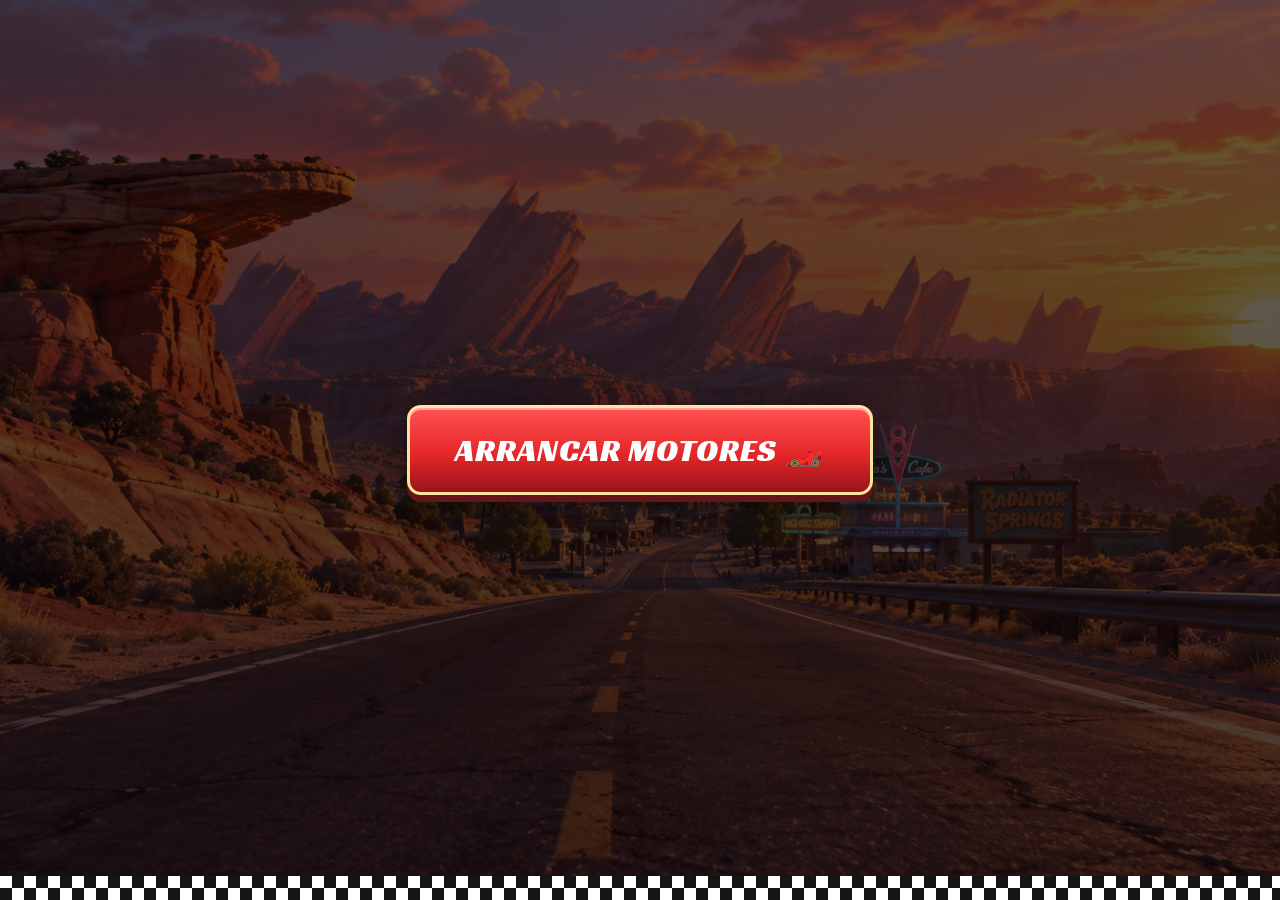
<file: index.html>
<!DOCTYPE html>
<html lang="es">
<head>
  <meta charset="UTF-8">
  <meta name="viewport" content="width=device-width, initial-scale=1.0">

  <title>Una aventura para Sarahi ❤️</title>

  <link rel="preconnect" href="https://fonts.googleapis.com">
  <link rel="preconnect" href="https://fonts.gstatic.com" crossorigin>

  <link href="https://fonts.googleapis.com/css2?family=Racing+Sans+One&family=Barlow+Condensed:wght@400;600;700;800;900&display=swap" rel="stylesheet">

  <link rel="stylesheet" href="css/estilos.css">
  <link rel="stylesheet" href="css/inicio.css">
</head>

<body>

  <main id="experiencia">

    <section class="escena activa" id="inicio">

      <!-- VIDEO DE FONDO -->
      <video
        id="video-fondo"
        class="video-fondo"
        playsinline
        loop
        preload="metadata"
      >
        <source src="assets/videos/intro.mp4" type="video/mp4">
      </video>

      <!-- CAPA OSCURA -->
      <div class="capa-video" aria-hidden="true"></div>

      <!-- BOTÓN DE INICIO -->
      <div class="pantalla-arranque" id="pantalla-arranque">

        <button
          type="button"
          class="boton-carrera boton-arranque"
          id="btn-arrancar"
        >
          ARRANCAR MOTORES 🏎️
        </button>

      </div>

      <!-- MENSAJES DE BIENVENIDA -->
      <div
        class="contenido contenido-inicio oculto"
        id="contenido-bienvenida"
      >

        <div class="secuencia-mensajes">

          <span class="etiqueta animar-texto">
            RUTA 95 • UNA AVENTURA ESPECIAL
          </span>

          <h1 class="titulo animar-texto">
            ¡HOLA, <span>SARAHI!</span>
          </h1>

          <p class="descripcion animar-texto">
            Como no soy muy bueno expresando lo que siento,
            decidi hacerlo como mejor se hacerlo.
          </p>

          <p class="descripcion secundaria animar-texto">
            Preparé esto especialmente para ti,
            espero que te guste... ❤️
          </p>

        </div>

        <!-- BOTÓN PARA LA ESCENA 2 -->
        <a
          href="periodico.html"
          class="boton-carrera enlace-continuar"
          id="btn-continuar"
        >
          SIGUIENTE PARADA ➜
        </a>

      </div>

      <!-- CONTROL DE SONIDO -->
      <button
        type="button"
        class="boton-sonido oculto"
        id="btn-sonido"
        aria-pressed="true"
      >
        🔊 SILENCIAR
      </button>

    </section>

  </main>

  <div class="franja-cuadros" aria-hidden="true"></div>

  <script src="js/inicio.js"></script>

</body>
</html>
</file>
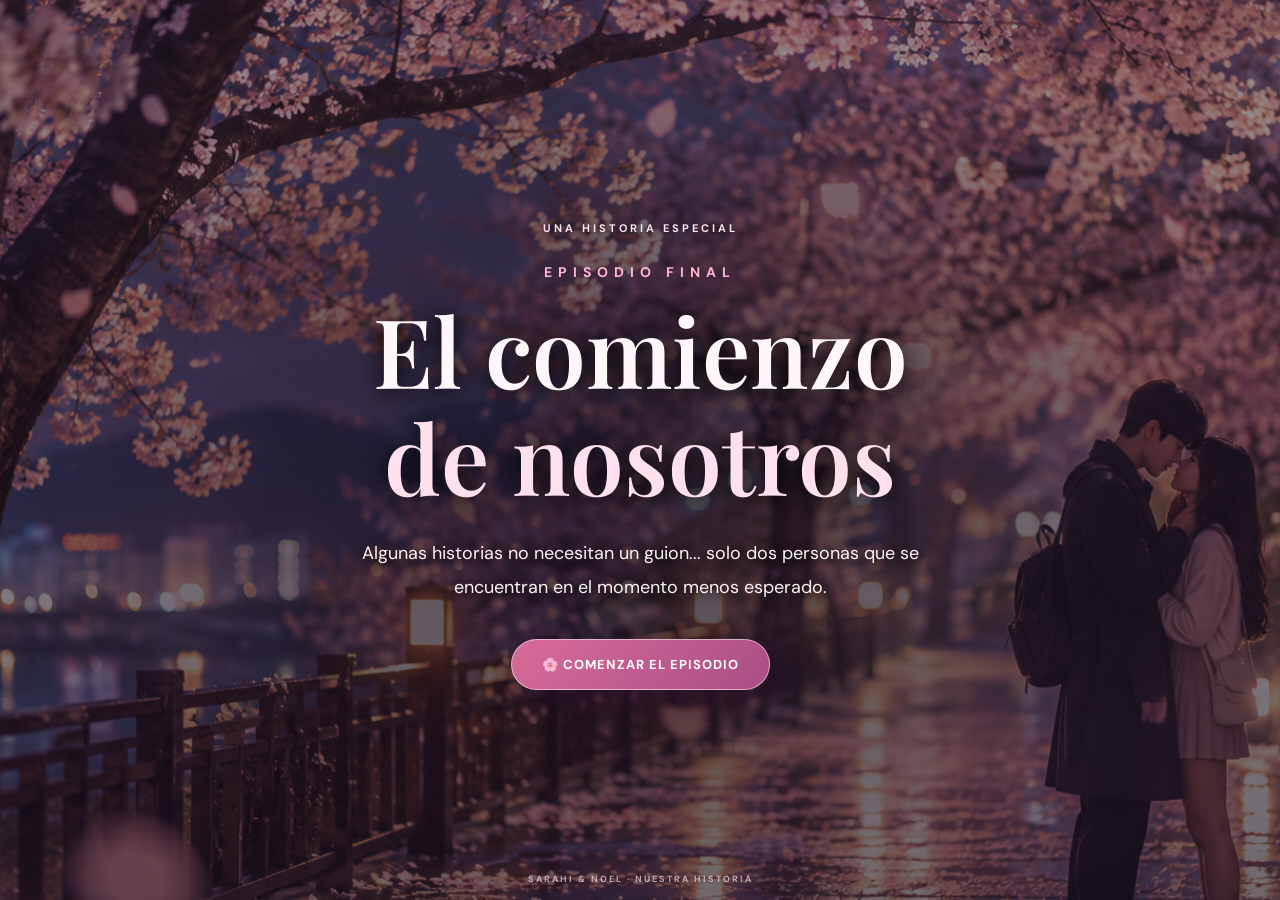
<file: final.html>
<!DOCTYPE html>
<html lang="es">
<head>
  <meta charset="UTF-8">
  <meta name="viewport" content="width=device-width, initial-scale=1.0">

  <title>Nuestro último episodio 🌸❤️</title>

  <link rel="preconnect" href="https://fonts.googleapis.com">
  <link rel="preconnect" href="https://fonts.gstatic.com" crossorigin>

  <link href="https://fonts.googleapis.com/css2?family=DM+Sans:wght@400;500;600;700&family=Playfair+Display:wght@400;500;600;700&display=swap" rel="stylesheet">

  <link rel="stylesheet" href="css/final.css">
</head>

<body>

  <main class="escena">

    <!-- FONDO CINEMATOGRÁFICO -->
    <div class="fondo-kdrama" aria-hidden="true"></div>
    <div class="capa-cinematografica" aria-hidden="true"></div>

    <!-- PÉTALOS Y CORAZONES -->
    <div class="petalos" id="petalos" aria-hidden="true"></div>
    <div class="corazones" id="corazones" aria-hidden="true"></div>

    <!-- PANTALLA INICIAL -->
    <section class="pantalla" id="pantalla-inicio">

      <div class="contenido">

        <p class="etiqueta">UNA HISTORIA ESPECIAL</p>

        <p class="episodio">EPISODIO FINAL</p>

        <h1>
          El comienzo<br>
          <span>de nosotros</span>
        </h1>

        <p class="descripcion">
          Algunas historias no necesitan un guion...
          solo dos personas que se encuentran
          en el momento menos esperado.
        </p>

        <button
          type="button"
          class="boton boton-inicio"
          id="btn-comenzar"
        >
          🌸 COMENZAR EL EPISODIO
        </button>

      </div>

    </section>

    <!-- SECUENCIA ROMÁNTICA -->
    <section class="pantalla oculto" id="pantalla-secuencia">

      <div class="contenido">

        <p class="etiqueta">
          UNA CONFESIÓN BAJO LOS CEREZOS
        </p>

        <div class="contenedor-frases">
          <p class="frase" id="frase"></p>
        </div>

        <p class="indicador">
          CAPÍTULO FINAL · UNA HISTORIA REAL
        </p>

      </div>

    </section>

    <!-- GRAN PREGUNTA -->
    <section class="pantalla oculto" id="pantalla-pregunta">

      <div class="contenido">

        <p class="etiqueta">
          LA ESCENA QUE MÁS ESPERABA
        </p>

        <div class="corazon-principal">❤️</div>

        <p class="antes-pregunta">
          No sé cómo será nuestra historia,
          pero me encantaría escribirla contigo.
        </p>

        <h2>
          Sarahi,<br>
          <span>¿quieres ser mi novia?</span>
        </h2>

        <div class="opciones">

          <button
            type="button"
            class="boton boton-si"
            id="btn-si"
          >
            ❤️ SÍ, QUIERO
          </button>

          <button
            type="button"
            class="boton boton-pensarlo"
            id="btn-pensarlo"
          >
            💗 NECESITO PENSARLO
          </button>

        </div>

      </div>

    </section>

    <!-- RESPUESTA SÍ -->
    <section class="pantalla oculto" id="pantalla-si">

      <div class="contenido">

        <p class="etiqueta">
          FIN DEL EPISODIO · INICIO DE NUESTRA HISTORIA
        </p>

        <div class="corazon-final">❤️</div>

        <h2>
          Nuestro primer capítulo<br>
          <span>acaba de comenzar.</span>
        </h2>

        <p class="mensaje-final">
          Gracias por darme la oportunidad
          de escribir esta historia contigo.
          Prometo cuidar cada momento que compartamos. ❤️
        </p>

        <p class="firma">
          Con mucho cariño, Noel 🌸
        </p>

      </div>

    </section>

    <!-- RESPUESTA NECESITO PENSARLO -->
    <section class="pantalla oculto" id="pantalla-pensarlo">

      <div class="contenido">

        <p class="etiqueta">
          UNA HISTORIA SIN PRISAS
        </p>

        <div class="corazon-final">🌸</div>

        <h2>
          Tómate<br>
          <span>todo el tiempo que necesites.</span>
        </h2>

        <p class="mensaje-final">
          Lo importante para mí era poder decirte
          lo que siento. No quiero que te sientas
          presionada. Gracias por escucharme. ❤️
        </p>

        <p class="firma">
          Con cariño, Noel
        </p>

      </div>

    </section>

    <div class="marca-final">
      SARAHI & NOEL · NUESTRA HISTORIA
    </div>

  </main>

  <script src="js/final.js"></script>

</body>
</html>
</file>
<file: css/estilos.css>
:root {
  --rojo: #e52629;
  --rojo-oscuro: #98141a;
  --amarillo: #ffcc35;
  --crema: #fff2d6;
  --oscuro: #321b1a;
}

* {
  box-sizing: border-box;
}

html,
body {
  margin: 0;
  min-height: 100%;
}

body {
  font-family: "Barlow Condensed", sans-serif;
  color: white;
  background: #4c251f;
  overflow-x: hidden;
}

button {
  font: inherit;
  cursor: pointer;
}

/* FONDO GENERAL */

#experiencia {
  position: relative;
  min-height: 100svh;

  background-image:
    linear-gradient(
      180deg,
      rgba(29, 15, 24, 0.30),
      rgba(29, 15, 24, 0.62)
    ),
    url("../assets/fondos/carretera.png"),
    linear-gradient(
      180deg,
      #324769 0%,
      #d97453 48%,
      #f9b66d 75%,
      #763d2e 100%
    );

  background-size: cover, cover, cover;
  background-position: center;
  background-repeat: no-repeat;
}

/* ESCENAS */

.escena {
  display: none;
  min-height: 100svh;
  padding: 60px 20px 85px;
  align-items: center;
  justify-content: center;
  text-align: center;
}

.escena.activa {
  display: flex;
  animation: entrada 0.9s ease both;
}

@keyframes entrada {
  from {
    opacity: 0;
    transform: translateY(25px);
  }

  to {
    opacity: 1;
    transform: translateY(0);
  }
}

/* CONTENIDO SIN TARJETAS */

.contenido {
  position: relative;
  z-index: 2;
  width: min(100%, 850px);
  margin: auto;
}

/* ETIQUETAS */

.etiqueta {
  display: inline-block;
  padding: 9px 18px;
  border: 2px solid var(--amarillo);
  border-radius: 30px;
  color: var(--amarillo);
  font-size: 15px;
  font-weight: 900;
  letter-spacing: 2px;
  text-shadow: 0 2px 5px #0008;
}

/* TITULOS */

.titulo {
  margin: 25px 0;
  font-family: "Racing Sans One", sans-serif;
  font-size: clamp(3.5rem, 10vw, 7.5rem);
  font-weight: 400;
  line-height: 1;
  letter-spacing: 1px;
  text-transform: uppercase;

  color: var(--crema);

  -webkit-text-stroke: 2px #74211d;

  text-shadow:
    3px 3px 0 #a72324,
    6px 6px 0 #661b1d,
    10px 12px 20px #0008;
}

.titulo span {
  display: block;
  color: var(--amarillo);
  -webkit-text-stroke: 2px #8d211c;
}

.titulo.mediano {
  font-size: clamp(2.6rem, 7vw, 5.5rem);
}

/* DESCRIPCIONES */

.descripcion {
  max-width: 660px;
  margin: 20px auto;
  font-size: clamp(1.25rem, 3vw, 1.7rem);
  font-weight: 700;
  line-height: 1.5;

  color: white;

  text-shadow:
    0 2px 5px #000,
    0 4px 15px #000a;
}

.descripcion.secundaria {
  color: #ffe3a8;
}

/* BOTONES */

.boton-carrera {
  display: inline-flex;
  align-items: center;
  justify-content: center;
  gap: 15px;

  margin-top: 25px;
  padding: 17px 34px;

  border: 3px solid #ffe59b;
  border-radius: 14px;

  background: linear-gradient(
    180deg,
    #ff5252,
    var(--rojo) 55%,
    var(--rojo-oscuro)
  );

  color: white;
  font-family: "Racing Sans One", sans-serif;
  font-size: 1.25rem;
  letter-spacing: 1px;

  box-shadow:
    0 7px 0 #65151a,
    0 15px 30px #0007,
    inset 0 2px 0 #ffffff75;

  transition: transform .2s, box-shadow .2s;
}

.boton-carrera:hover {
  transform: translateY(-4px);
  box-shadow:
    0 11px 0 #65151a,
    0 19px 35px #0008;
}

.boton-carrera:active {
  transform: translateY(4px);
  box-shadow: 0 3px 0 #65151a;
}

.boton-carrera.alternativo {
  background: linear-gradient(#fff5df, #e5cba3);
  color: #6b2928;
  border-color: #fff;
  box-shadow: 0 7px 0 #9c7d61, 0 15px 30px #0005;
}



#mensajes {
  display: grid;
  place-items: center;
  min-height: 180px;
}

.mensaje {
  display: none;
  max-width: 700px;
  font-size: clamp(1.6rem, 4vw, 2.4rem);
  font-weight: 800;
  line-height: 1.4;

  color: #fff7e7;

  text-shadow:
    0 3px 4px #000,
    0 6px 20px #000a;
}

.mensaje.activo {
  display: block;
  animation: entrada .7s ease;
}

.oculto {
  display: none !important;
}

/* PREGUNTA FINAL */

.pregunta {
  margin: 35px auto 10px;
  font-family: "Racing Sans One", sans-serif;
  font-size: clamp(2rem, 6vw, 4rem);
  line-height: 1.2;
  color: #fff5dc;

  text-shadow:
    3px 3px 0 #a51f28,
    6px 6px 0 #681a20,
    0 10px 25px #0008;
}

.botones-final {
  display: flex;
  justify-content: center;
  flex-wrap: wrap;
  gap: 15px;
}

#respuesta {
  min-height: 55px;
  margin-top: 30px;
  font-family: "Racing Sans One", sans-serif;
  font-size: clamp(1.3rem, 3vw, 2rem);
  color: #ffe5a4;
  text-shadow: 0 3px 10px #000b;
}

/* BANDERA A CUADROS */

.franja-cuadros {
  position: fixed;
  bottom: 0;
  left: 0;
  right: 0;
  height: 24px;
  z-index: 10;
  pointer-events: none;

  background-color: #fff;

  background-image:
    linear-gradient(
      45deg,
      #151515 25%,
      transparent 25%,
      transparent 75%,
      #151515 75%
    ),
    linear-gradient(
      45deg,
      #151515 25%,
      transparent 25%,
      transparent 75%,
      #151515 75%
    );

  background-size: 24px 24px;
  background-position: 0 0, 12px 12px;
}

/* CELULARES */

@media (max-width: 600px) {
  .escena {
    padding: 40px 16px 65px;
  }

  .etiqueta {
    font-size: 11px;
    letter-spacing: 1px;
  }

  .titulo {
    -webkit-text-stroke: 1px #74211d;
  }

  .boton-carrera {
    width: 100%;
    max-width: 340px;
    font-size: 1.05rem;
  }

  .botones-final {
    flex-direction: column;
    align-items: center;
  }
}

@media (prefers-reduced-motion: reduce) {
  *,
  *::before,
  *::after {
    animation-duration: .01ms !important;
    animation-iteration-count: 1 !important;
    transition-duration: .01ms !important;
  }
}

/* ========================================
   ESCENA 2 - TÍTULO Y PERIÓDICO
======================================== */

#historia {
  padding: 40px 20px 65px;
}

#historia .contenido {
  width: 100%;
  max-width: 1000px;
  display: flex;
  flex-direction: column;
  align-items: center;
}

#historia .titulo {
  margin: 18px 0 25px;
  font-size: clamp(2rem, 5vw, 4.5rem);
  line-height: 1.05;
}

/* Imagen del periódico */
.imagen-periodico {
  display: block;
  width: 100%;
  max-width: 700px;
  height: auto;
  max-height: 65vh;
  object-fit: contain;

  filter: drop-shadow(0 15px 25px rgba(0,0,0,0.6));

  animation: entradaPeriodico 1s ease both;
}

@keyframes entradaPeriodico {
  from {
    opacity: 0;
    transform: translateY(35px) scale(0.9);
  }

  to {
    opacity: 1;
    transform: translateY(0) scale(1);
  }
}

/* Botón debajo del periódico */
#historia #btn-continuar {
  margin-top: 22px;
}

/* Ajustes para celular */
@media (max-width: 600px) {
  #historia {
    padding: 30px 12px 55px;
  }

  #historia .titulo {
    font-size: clamp(1.8rem, 7vw, 2.7rem);
  }

  .imagen-periodico {
    max-height: 55vh;
  }
}

/* ============================================
   THE DAILY EXHAUST - EDICIÓN ROMÁNTICA
============================================ */

#historia {
  padding: 32px 16px 75px;
}

.contenido-historia {
  width: min(100%, 1120px);
  display: flex;
  flex-direction: column;
  align-items: center;
}

#historia .titulo {
  font-size: clamp(2rem, 5vw, 4.3rem);
  margin: 16px 0;
}

.instruccion-periodico {
  color: #fff4d5;
  font-size: 1.25rem;
  font-weight: 800;
  text-shadow: 0 3px 12px #000;
}

.periodico-cars {
  width: min(100%, 1050px);
  margin: 15px auto;
  perspective: 1800px;
  color: #322418;
}

/* Textura de papel */
.portada-cars,
.pagina-cars {
  background:
    repeating-linear-gradient(
      0deg,
      transparent 0 3px,
      rgba(85, 55, 25, .025) 3px 4px
    ),
    radial-gradient(
      circle at 10% 10%,
      rgba(255,255,255,.45),
      transparent 45%
    ),
    linear-gradient(135deg, #f4e2b9, #d9b788);
  border: 1px solid #947047;
  box-shadow:
    inset 0 0 35px #8c5e2b26,
    8px 14px 35px #0008;
}

/* PORTADA CERRADA */

.portada-cars {
  position: relative;
  display: flex;
  flex-direction: column;
  align-items: stretch;
  gap: 10px;
  width: min(100%, 560px);
  margin: auto;
  padding: 24px;
  color: #322418;
  text-align: center;
  cursor: pointer;
  transform-origin: left center;
  transition: transform .5s ease;
}

.portada-cars:hover {
  transform: rotate(-1.5deg) translateY(-5px);
}

.bandera-superior {
  height: 14px;
  background: conic-gradient(
    #2c241c 25%, #f3dfb5 0 50%,
    #2c241c 0 75%, #f3dfb5 0
  ) 0 0 / 24px 24px;
}

.cabecera-cars,
.cabecera-interior {
  display: flex;
  justify-content: space-between;
  gap: 10px;
  font-size: .75rem;
  font-weight: 900;
  letter-spacing: 1px;
}

.nombre-diario {
  font-family: Georgia, serif;
  font-size: clamp(2rem, 5vw, 3.5rem);
  font-weight: 900;
  line-height: 1;
  border-top: 4px double #322418;
  border-bottom: 4px double #322418;
  padding: 12px 0;
}

.subtitulo-diario {
  font-family: Georgia, serif;
  font-size: .85rem;
  font-weight: bold;
  letter-spacing: 1px;
}

.regla-diario {
  height: 4px;
  border-top: 2px solid #322418;
  border-bottom: 1px solid #322418;
}

.titular-cars {
  font-family: Georgia, serif;
  font-size: clamp(1.4rem, 4vw, 2rem);
  font-weight: 900;
  line-height: 1.15;
}

.bajada-cars {
  font-family: Georgia, serif;
  font-size: 1.05rem;
  font-style: italic;
}

/* Ilustración de carretera en portada */

.ilustracion-cars {
  position: relative;
  display: block;
  height: 150px;
  overflow: hidden;
  background: linear-gradient(
    #cf7355 0%,
    #f5b46e 65%,
    #9b5840 66%,
    #794a39 100%
  );
  border: 4px solid #6c4c32;
}

.sol-cars {
  position: absolute;
  width: 65px;
  height: 65px;
  right: 18%;
  top: 15px;
  border-radius: 50%;
  background: #ffdb8b;
  box-shadow: 0 0 30px #ffdf96;
}

.montana-cars {
  position: absolute;
  bottom: 30%;
  left: 0;
  width: 100%;
  height: 50%;
  background: #9d4936;
  clip-path: polygon(
    0 100%, 0 65%, 15% 20%, 28% 65%,
    45% 10%, 60% 70%, 80% 20%,
    100% 70%, 100% 100%
  );
}

.carretera-cars {
  position: absolute;
  bottom: 0;
  left: 30%;
  width: 40%;
  height: 55%;
  background: #4a3933;
  clip-path: polygon(45% 0, 55% 0, 100% 100%, 0 100%);
}

.coche-cars {
  position: absolute;
  bottom: 5px;
  left: 45%;
  font-size: 50px;
  filter: sepia(.35);
}

.pie-portada {
  display: flex;
  justify-content: space-between;
  gap: 12px;
  border-top: 1px solid #6c4c32;
  padding-top: 8px;
  font-size: .75rem;
  font-weight: 900;
}

.abrir-indicacion {
  padding: 12px;
  color: #8f3228;
  font-size: .9rem;
  font-weight: 900;
  letter-spacing: 1px;
  animation: brilloIndicacion 1.5s ease infinite;
}

@keyframes brilloIndicacion {
  50% { opacity: .5; }
}

/* INTERIOR DE DOS PÁGINAS */

.interior-cars {
  display: none;
  width: 100%;
  grid-template-columns: repeat(2, minmax(0, 1fr));
  transform-origin: center;
}

.pagina-cars {
  min-width: 0;
  padding: clamp(20px, 3vw, 38px);
  text-align: left;
  font-family: Georgia, serif;
  line-height: 1.6;
}

.pagina-izquierda {
  border-right: 2px solid #947047;
  transform-origin: right center;
}

.pagina-derecha {
  border-left: 2px solid #947047;
  transform-origin: left center;
}

.seccion-noticia {
  display: block;
  margin-top: 20px;
  color: #923b2e;
  font-size: .8rem;
  font-weight: 900;
  letter-spacing: 1px;
}

.pagina-cars h3 {
  margin: 10px 0;
  font-size: clamp(1.5rem, 3vw, 2.5rem);
  line-height: 1.15;
}

.entradilla {
  font-style: italic;
  font-weight: bold;
}

.ilustracion-interior {
  display: flex;
  align-items: center;
  justify-content: center;
  gap: 25px;
  min-height: 130px;
  margin: 20px 0;
  border: 3px double #947047;
  background: #d8b68a;
}

.sello-ruta {
  padding: 10px 20px;
  border: 3px solid #5b4530;
  border-radius: 10px 10px 25px 25px;
  text-align: center;
  font-size: 13px;
  line-height: 1;
}

.sello-ruta strong {
  font-size: 42px;
}

.icono-gym,
.icono-corazon {
  font-size: 35px;
}

.texto-noticia,
.carta-cars {
  font-size: 1rem;
}

.texto-noticia p,
.carta-cars p {
  margin: 0 0 17px;
}

.saludo-carta,
.firma-carta {
  font-style: italic;
  font-weight: bold;
}

.firma-carta {
  margin-top: 25px !important;
}

.pie-pagina {
  margin-top: 25px;
  padding-top: 10px;
  border-top: 2px solid #6c4c32;
  font-family: "Barlow Condensed", sans-serif;
  font-weight: 900;
  text-align: center;
  letter-spacing: 1px;
}

/* APERTURA 3D */

.periodico-cars.abierto .portada-cars {
  display: none;
}

.periodico-cars.abierto .interior-cars {
  display: grid;
}

.periodico-cars.abierto .pagina-izquierda {
  animation: desplegarIzquierda 1s ease both;
}

.periodico-cars.abierto .pagina-derecha {
  animation: desplegarDerecha 1s ease both;
}

@keyframes desplegarIzquierda {
  from {
    opacity: 0;
    transform: rotateY(75deg) scale(.92);
  }
  to {
    opacity: 1;
    transform: rotateY(0) scale(1);
  }
}

@keyframes desplegarDerecha {
  from {
    opacity: 0;
    transform: rotateY(-75deg) scale(.92);
  }
  to {
    opacity: 1;
    transform: rotateY(0) scale(1);
  }
}

/* BOTONES */

.acciones-periodico {
  display: flex;
  justify-content: center;
  flex-wrap: wrap;
  gap: 15px;
  margin-top: 15px;
}

.cerrar-cars {
  padding: 12px 22px;
  border: 2px solid #f4dbad;
  border-radius: 10px;
  background: #53392e;
  color: #fff1d5;
  font-family: "Racing Sans One", sans-serif;
  cursor: pointer;
}

/* RESPONSIVE */

@media (max-width: 700px) {
  .interior-cars {
    grid-template-columns: 1fr;
  }

  .periodico-cars.abierto .interior-cars {
    display: grid;
  }

  .pagina-izquierda,
  .pagina-derecha {
    border: 1px solid #947047;
  }

  .portada-cars {
    padding: 18px;
  }

  .cabecera-cars,
  .pie-portada {
    font-size: .65rem;
  }

  .texto-noticia,
  .carta-cars {
    font-size: .95rem;
  }
}

@media (prefers-reduced-motion: reduce) {
  .periodico-cars.abierto .pagina-izquierda,
  .periodico-cars.abierto .pagina-derecha {
    animation: none;
  }
}
</file>
<file: css/inicio.css>
/* ======================================
   ESCENA 1 - CARS
   UNA AVENTURA PARA SARAHI
====================================== */

#inicio {
  position: relative;
  isolation: isolate;
  overflow: hidden;

  display: flex;
  align-items: center;
  justify-content: center;

  width: 100%;
  min-height: 100svh;
}

/* ======================================
   VIDEO DE FONDO
====================================== */

.video-fondo {
  position: absolute;
  inset: 0;

  width: 100%;
  height: 100%;

  object-fit: cover;
  z-index: -2;
}

.capa-video {
  position: absolute;
  inset: 0;

  background: rgba(0, 0, 0, 0.42);

  z-index: -1;
  pointer-events: none;
}

/* ======================================
   PANTALLA DE ARRANQUE
====================================== */

.pantalla-arranque {
  position: absolute;
  inset: 0;
  z-index: 5;

  display: flex;
  align-items: center;
  justify-content: center;

  padding: 20px;
}

.boton-arranque {
  margin: 0;
  padding: 22px 45px;

  font-family: "Racing Sans One", sans-serif;
  font-size: clamp(1.3rem, 3vw, 2rem);

  cursor: pointer;

  animation: pulsoBoton 2s ease-in-out infinite;
}

@keyframes pulsoBoton {
  0%, 100% {
    transform: scale(1);
  }

  50% {
    transform: scale(1.06);
  }
}

/* ======================================
   CONTENIDO DE BIENVENIDA
====================================== */

.contenido-inicio {
  position: relative;
  z-index: 2;

  display: flex;
  flex-direction: column;
  align-items: center;
  justify-content: center;

  width: min(100%, 1000px);
  min-height: 100svh;

  padding: 30px 20px;

  text-align: center;
}

/* ======================================
   MENSAJES EN EL MISMO LUGAR
====================================== */

.secuencia-mensajes {
  position: relative;

  display: flex;
  align-items: center;
  justify-content: center;

  width: 100%;
  min-height: 320px;
}

.secuencia-mensajes .animar-texto {
  position: absolute;

  top: 50%;
  left: 50%;

  width: min(100%, 850px);
  margin: 0;

  opacity: 0;

  transform: translate(-50%, calc(-50% + 35px));

  /* CADA MENSAJE DURA 8 SEGUNDOS */
  animation: textoCinematografico 8s ease-in-out both;
}

/* ======================================
   TIEMPOS DE CADA MENSAJE
====================================== */

/* PRIMER MENSAJE */
.secuencia-mensajes .animar-texto:nth-child(1) {
  animation-delay: 0.4s;
}

/* SEGUNDO MENSAJE */
.secuencia-mensajes .animar-texto:nth-child(2) {
  animation-delay: 8.4s;
}

/* TERCER MENSAJE */
.secuencia-mensajes .animar-texto:nth-child(3) {
  animation-delay: 16.4s;
}

/* CUARTO MENSAJE */
.secuencia-mensajes .animar-texto:nth-child(4) {
  animation-delay: 24.4s;
}

/* ======================================
   ANIMACIÓN DE LOS TEXTOS
====================================== */

@keyframes textoCinematografico {

  /* EMPIEZA INVISIBLE */
  0% {
    opacity: 0;
    transform: translate(
      -50%,
      calc(-50% + 35px)
    );
  }

  /* APARECE SUAVEMENTE */
  15% {
    opacity: 1;
    transform: translate(-50%, -50%);
  }

  /* PERMANECE VISIBLE MÁS TIEMPO */
  85% {
    opacity: 1;
    transform: translate(-50%, -50%);
  }

  /* DESAPARECE HACIA ARRIBA */
  100% {
    opacity: 0;
    transform: translate(
      -50%,
      calc(-50% - 45px)
    );
  }
}

/* ======================================
   ESTILO DE LOS MENSAJES
====================================== */

.secuencia-mensajes .etiqueta {
  color: #ffe5a5;

  font-family: "Barlow Condensed", sans-serif;
  font-size: clamp(1rem, 2.5vw, 1.5rem);

  font-weight: 800;
  letter-spacing: 4px;

  text-shadow: 0 3px 15px #000;
}

.secuencia-mensajes .titulo {
  color: white;

  font-family: "Racing Sans One", sans-serif;
  font-size: clamp(2.7rem, 8vw, 6rem);

  line-height: 1.1;

  text-shadow: 0 5px 20px #000;
}

.secuencia-mensajes .titulo span {
  color: #ffca45;
}

.secuencia-mensajes .descripcion {
  color: white;

  font-family: "Barlow Condensed", sans-serif;
  font-size: clamp(1.5rem, 3.5vw, 2.5rem);

  font-weight: 700;
  line-height: 1.4;

  text-shadow: 0 3px 15px #000;
}

.secuencia-mensajes .secundaria {
  color: #ffe6c6;
}

/* ======================================
   BOTÓN SIGUIENTE PARADA
====================================== */

.enlace-continuar {
  position: absolute;
  left: 50%;
  top: 50%;

  margin: 0;

  text-decoration: none;
  text-align: center;

  opacity: 0;
  visibility: hidden;

  transform: translate(-50%, -50%) scale(.9);

  animation: aparecerContinuar 1.5s ease forwards;

  /* APARECE DESPUÉS DE LOS 4 MENSAJES */
  animation-delay: 32.5s;
}

@keyframes aparecerContinuar {

  from {
    opacity: 0;
    visibility: visible;
    transform: translate(-50%, -40%) scale(.9);
  }

  to {
    opacity: 1;
    visibility: visible;
    transform: translate(-50%, -50%) scale(1);
  }
}

/* ======================================
   BOTÓN DE SONIDO
====================================== */

.boton-sonido {
  position: absolute;
  right: 20px;
  bottom: 35px;
  z-index: 10;

  padding: 12px 20px;

  border: 2px solid #ffe59b;
  border-radius: 30px;

  background: rgba(30, 20, 20, .75);
  color: white;

  font-family: "Barlow Condensed", sans-serif;
  font-size: 1rem;
  font-weight: 800;

  cursor: pointer;

  transition: background .2s;
}

.boton-sonido:hover {
  background: rgba(80, 45, 30, .9);
}

/* ======================================
   OCULTAR ELEMENTOS
====================================== */

.oculto {
  display: none !important;
}

/* ======================================
   RESPONSIVE PARA CELULARES
====================================== */

@media (max-width: 600px) {

  .boton-arranque {
    padding: 18px 25px;
    font-size: 1.3rem;
  }

  .contenido-inicio {
    width: 100%;
    padding: 20px;
  }

  .secuencia-mensajes {
    min-height: 280px;
  }

  .secuencia-mensajes .etiqueta {
    letter-spacing: 2px;
  }

  .secuencia-mensajes .descripcion {
    font-size: 1.6rem;
  }

  .enlace-continuar {
    width: max-content;
    max-width: 90%;
  }

  .boton-sonido {
    right: 10px;
    bottom: 25px;
    padding: 10px 15px;
    font-size: .9rem;
  }
}

/* ======================================
   ACCESIBILIDAD
====================================== */

@media (prefers-reduced-motion: reduce) {

  .boton-arranque {
    animation: none;
  }

  .secuencia-mensajes .animar-texto {
    animation: none;
    opacity: 0;
  }

  .secuencia-mensajes .animar-texto:last-child {
    opacity: 1;
    transform: translate(-50%, -50%);
  }

  .enlace-continuar {
    animation: none;
    opacity: 1;
    visibility: visible;
    top: 75%;
  }
}
</file>
<file: css/final.css>
:root {
  --rosa: #ffb6d2;
  --rosa-claro: #ffe0ed;
  --blanco: #fff7fa;
}

* {
  box-sizing: border-box;
}

html,
body {
  margin: 0;
  width: 100%;
  min-height: 100%;
}

body {
  font-family: "DM Sans", sans-serif;
  color: var(--blanco);
  background: #181125;
}

button {
  font: inherit;
  cursor: pointer;
}

.oculto {
  display: none !important;
}

/* ESCENA PRINCIPAL */

.escena {
  position: relative;
  min-height: 100svh;
  overflow: hidden;
  isolation: isolate;
  background: #181125;
}

/* IMAGEN DE FONDO */

.fondo-kdrama {
  position: absolute;
  inset: -5%;
  z-index: -2;

  background-image:
    url("../assets/fondos/fondo-kdrama.png");

  background-size: cover;
  background-position: center;
  background-repeat: no-repeat;

  animation: movimientoCamara 28s ease-in-out infinite alternate;
}

@keyframes movimientoCamara {
  from {
    transform: scale(1);
  }

  to {
    transform: scale(1.08) translateX(-1%);
  }
}

/* CAPA PARA LEER EL TEXTO */

.capa-cinematografica {
  position: absolute;
  inset: 0;
  z-index: -1;
  pointer-events: none;

  background:
    radial-gradient(
      ellipse at center,
      rgba(18, 9, 28, 0.56),
      rgba(15, 8, 25, 0.18) 70%
    ),
    linear-gradient(
      180deg,
      rgba(15, 8, 25, 0.30),
      rgba(15, 8, 25, 0.50)
    );
}

/* PANTALLAS */

.pantalla {
  position: relative;
  z-index: 5;

  display: flex;
  align-items: center;
  justify-content: center;

  min-height: 100svh;
  padding: 85px 20px;

  text-align: center;
}

.contenido {
  width: min(100%, 760px);
  margin: auto;

  animation: aparecer 1.2s ease both;
}

@keyframes aparecer {
  from {
    opacity: 0;
    transform: translateY(30px);
  }

  to {
    opacity: 1;
    transform: translateY(0);
  }
}

/* TEXTOS */

.etiqueta {
  color: #ffe4ef;
  font-size: 11px;
  font-weight: 700;
  letter-spacing: 3px;
  text-shadow: 0 2px 10px #000;
}

.episodio {
  margin: 28px 0 10px;
  color: var(--rosa);
  font-size: 14px;
  font-weight: 700;
  letter-spacing: 6px;
}

h1,
h2 {
  margin: 15px 0 25px;
  font-family: "Playfair Display", serif;
  font-weight: 600;
  text-shadow: 0 4px 25px #000;
}

h1 {
  font-size: clamp(3rem, 8vw, 6rem);
  line-height: 1.12;
}

h2 {
  font-size: clamp(2.5rem, 6vw, 5rem);
  line-height: 1.25;
}

h1 span,
h2 span {
  color: var(--rosa-claro);
}

.descripcion,
.antes-pregunta,
.mensaje-final {
  max-width: 570px;
  margin: 0 auto 35px;

  color: #fff3f7;
  font-size: clamp(15px, 2vw, 18px);
  line-height: 1.9;

  text-shadow: 0 2px 12px #000;
}

/* BOTONES */

.boton {
  padding: 16px 30px;
  border: 1px solid #ffffff88;
  border-radius: 40px;

  background: linear-gradient(
    135deg,
    #d86b99,
    #a94e86
  );

  color: white;
  font-size: 13px;
  font-weight: 700;
  letter-spacing: 1px;

  box-shadow: 0 8px 30px #2b0d2d88;

  transition:
    transform .3s,
    box-shadow .3s;
}

.boton:hover {
  transform: translateY(-4px) scale(1.03);
  box-shadow: 0 12px 35px #ff9dc077;
}

.boton:active {
  transform: scale(.97);
}

.opciones {
  display: flex;
  justify-content: center;
  flex-wrap: wrap;
  gap: 18px;
  margin-top: 35px;
}

.boton-pensarlo {
  background: #31253cdd;
  border-color: #ffdae8aa;
}

/* SECUENCIA DE FRASES */

.contenedor-frases {
  display: flex;
  align-items: center;
  justify-content: center;
  min-height: 250px;
}

.frase {
  max-width: 680px;
  margin: 0 auto;

  font-family: "Playfair Display", serif;
  font-size: clamp(1.8rem, 4vw, 3.2rem);
  line-height: 1.5;

  text-shadow: 0 4px 20px #000;

  transition:
    opacity .8s,
    transform .8s;
}

.frase.desaparecer {
  opacity: 0;
  transform: translateY(-25px);
}

.frase.aparecer {
  opacity: 1;
  transform: translateY(0);
}

.indicador {
  margin-top: 30px;
  color: #f5d4e3;
  font-size: 10px;
  letter-spacing: 3px;
}

/* CORAZÓN PRINCIPAL */

.corazon-principal {
  margin: 15px auto;
  font-size: 75px;
  animation: latido 1.7s ease-in-out infinite;
}

@keyframes latido {
  0%, 100% {
    transform: scale(1);
  }

  50% {
    transform: scale(1.15);
  }
}

.antes-pregunta {
  margin-top: 20px;
}

/* RESPUESTAS */

.corazon-final {
  margin: 25px 0;
  font-size: 90px;
  animation: latido 2s ease-in-out infinite;
}

.firma {
  margin-top: 30px;
  color: #ffd5e6;
  font-family: "Playfair Display", serif;
  font-size: 22px;
  font-style: italic;
}

/* PÉTALOS */

.petalos,
.corazones {
  position: absolute;
  inset: 0;
  overflow: hidden;
  pointer-events: none;
  z-index: 8;
}

.petalo {
  position: absolute;
  top: -40px;

  width: 13px;
  height: 19px;

  border-radius: 75% 0 75% 25%;

  background: linear-gradient(
    145deg,
    #ffe5ef,
    #f39ac1
  );

  opacity: .85;
  animation: caerPetalo linear forwards;
}

@keyframes caerPetalo {
  0% {
    transform:
      translate3d(0, -30px, 0)
      rotate(0deg);

    opacity: 0;
  }

  10% {
    opacity: .9;
  }

  100% {
    transform:
      translate3d(
        var(--desplazamiento),
        110vh,
        0
      )
      rotate(720deg);

    opacity: 0;
  }
}

/* CORAZONES FLOTANTES */

.corazon-flotante {
  position: absolute;
  bottom: -50px;

  font-size: 24px;
  animation: subirCorazon linear forwards;
}

@keyframes subirCorazon {
  from {
    transform: translateY(0) rotate(-15deg);
    opacity: 0;
  }

  15% {
    opacity: 1;
  }

  to {
    transform: translateY(-115vh) rotate(25deg);
    opacity: 0;
  }
}

/* FIRMA INFERIOR */

.marca-final {
  position: absolute;
  z-index: 10;
  bottom: 15px;
  left: 50%;

  transform: translateX(-50%);

  width: 100%;
  padding: 0 15px;

  text-align: center;
  color: #ffe5eeaa;
  font-size: 9px;
  font-weight: 700;
  letter-spacing: 2px;
}

/* CELULARES */

@media (max-width: 650px) {
  .pantalla {
    padding: 75px 22px;
  }

  .fondo-kdrama {
    background-position: 65% center;
  }

  .capa-cinematografica {
    background: rgba(17, 9, 28, 0.58);
  }

  .descripcion,
  .antes-pregunta,
  .mensaje-final {
    max-width: 330px;
  }

  .boton {
    width: min(100%, 310px);
  }

  .opciones {
    flex-direction: column;
    align-items: center;
  }

  .contenedor-frases {
    min-height: 280px;
  }

  .marca-final {
    font-size: 8px;
  }
}

@media (prefers-reduced-motion: reduce) {
  *,
  *::before,
  *::after {
    animation-duration: .01ms !important;
    animation-iteration-count: 1 !important;
    transition-duration: .01ms !important;
  }
}
</file>
